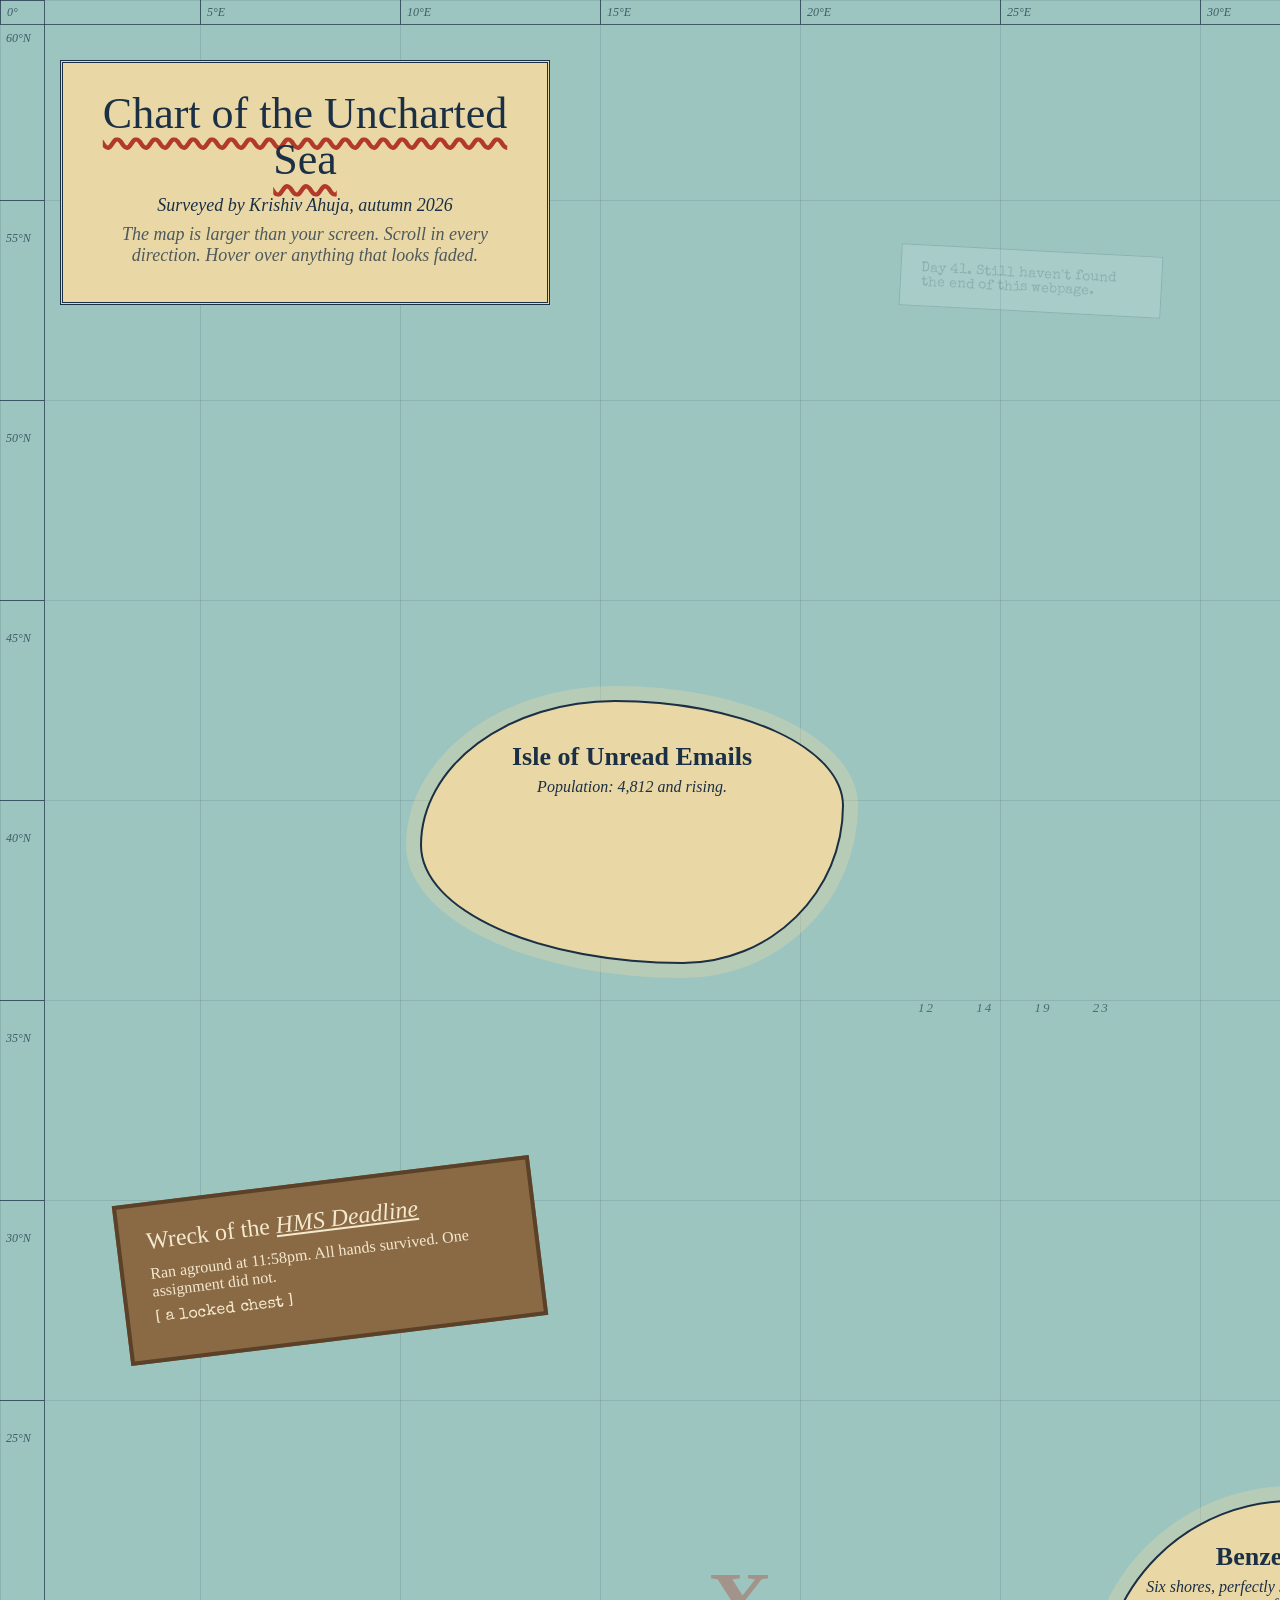
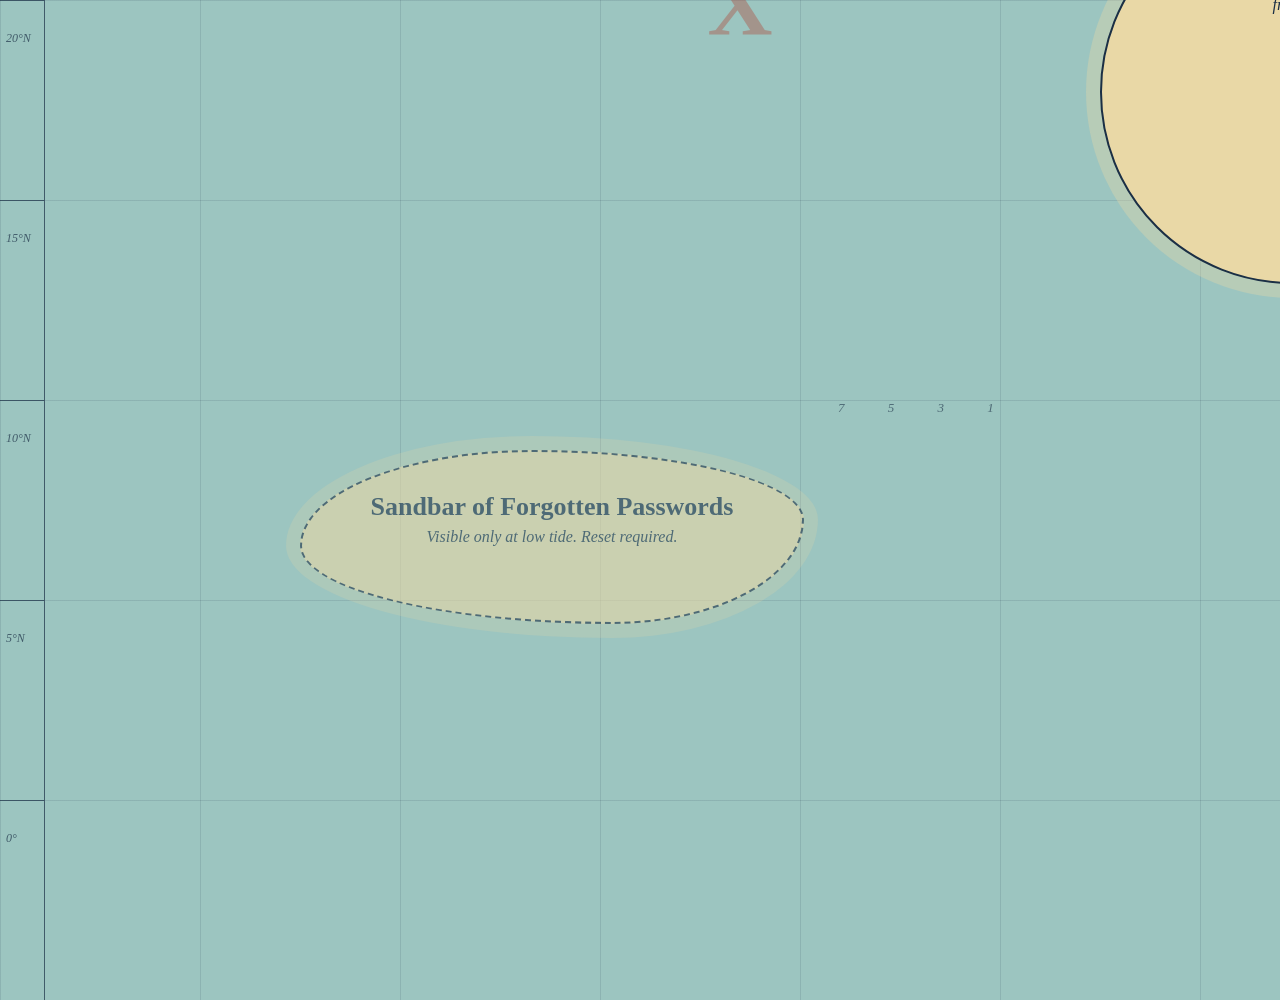
<file: bigwebsite/index.html>
<!DOCTYPE html>
<html lang="en">
<head>
  <meta charset="UTF-8">
  <meta name="viewport" content="width=device-width, initial-scale=1.0">
  <title>Chart of the Uncharted Sea</title>
  <link rel="preconnect" href="https://fonts.googleapis.com">
  <link href="https://fonts.googleapis.com/css2?family=IM+Fell+English:ital@0;1&family=Special+Elite&display=swap" rel="stylesheet">
  <link rel="stylesheet" href="css/style.css">
</head>
<body id="top">

  <!-- Longitude and latitude markings along the edges, like a real chart -->
  <div id="ruler-top">
    <span>0°</span><span>5°E</span><span>10°E</span><span>15°E</span>
    <span>20°E</span><span>25°E</span><span>30°E</span><span>35°E</span>
    <span>40°E</span><span>45°E</span><span>50°E</span><span>55°E</span>
    <span>60°E</span><span>65°E</span><span>70°E</span><span>75°E</span>
  </div>
  <div id="ruler-left">
    <span>60°N</span><span>55°N</span><span>50°N</span><span>45°N</span>
    <span>40°N</span><span>35°N</span><span>30°N</span><span>25°N</span>
    <span>20°N</span><span>15°N</span><span>10°N</span><span>5°N</span>
    <span>0°</span>
  </div>

  <!-- Title block in the top-left corner (styled with an ID) -->
  <div id="cartouche">
    <h1>Chart of the Uncharted Sea</h1>
    <p>Surveyed by Krishiv Ahuja, autumn 2026</p>
    <p class="hint">The map is larger than your screen. Scroll in every direction. Hover over anything that looks faded.</p>
  </div>

  <!-- Compass rose: the required image -->
  <img id="compass" src="images/compass.svg" alt="A compass rose pointing north">

  <!-- Islands (styled with a class) -->
  <div class="island" id="isle-emails">
    <h2>Isle of Unread Emails</h2>
    <p>Population: 4,812 and rising.</p>
  </div>

  <div class="island" id="semicolon-reef">
    <h2>Semicolon Reef</h2>
    <p>Has sunk more code than any storm.</p>
  </div>

  <div class="island" id="benzene-atoll">
    <h2>Benzene Atoll</h2>
    <p>Six shores, perfectly stable. Electrons wander freely.</p>
  </div>

  <div class="island" id="password-sandbar">
    <h2>Sandbar of Forgotten Passwords</h2>
    <p>Visible only at low tide. Reset required.</p>
  </div>

  <!-- Messages in bottles: nearly invisible until you hover -->
  <div class="bottle" id="bottle-1">
    <p>If you found this, you scrolled further than most.</p>
  </div>

  <div class="bottle" id="bottle-2">
    <p>The treasure is buried west of Benzene Atoll. Look for the X.</p>
  </div>

  <div class="bottle" id="bottle-3">
    <p>Day 41. Still haven't found the end of this webpage.</p>
  </div>

  <div class="bottle" id="bottle-4">
    <p>Whoever drew this map forgot to save their work twice.</p>
  </div>

  <!-- Depth soundings scattered across the water (spans) -->
  <p class="soundings" id="soundings-1">
    <span>12</span> <span>14</span> <span>19</span> <span>23</span>
  </p>
  <p class="soundings" id="soundings-2">
    <span>31</span> <span>40</span> <span>58</span>
  </p>
  <p class="soundings" id="soundings-3">
    <span>7</span> <span>5</span> <span>3</span> <span>1</span>
  </p>

  <!-- A warning someone crossed out -->
  <p id="dragons">
    <span class="crossed">Here be dragons</span>
    <span class="correction">Here be one very shy sea serpent</span>
  </p>

  <!-- The serpent itself, hiding far out at sea -->
  <div id="serpent">
    <p>~~~ <span class="eye">o</span> ~~~~ ~~~ ~~</p>
    <p class="whisper">You weren't supposed to find me.</p>
  </div>

  <!-- ===================== NEW LANDMARKS ===================== -->

  <!-- Lighthouse in the top-right corner, with a sweeping beam -->
  <div id="beam"></div>
  <img id="lighthouse" src="images/lighthouse.svg" alt="A striped lighthouse on a rock">
  <p id="keeper-note">Keeper's note: the light is on. Nobody has visited since 2009.</p>

  <!-- A whirlpool that spins when you hover over it -->
  <div id="lagoon">
    <div class="whirlpool"></div>
    <p class="place-name">Infinite Loop Lagoon</p>
    <p class="whisper">while (true) { swim(); }</p>
  </div>

  <!-- A shipwreck with a locked chest -->
  <div id="shipwreck">
    <h2>Wreck of the <span class="ship-name">HMS Deadline</span></h2>
    <p>Ran aground at 11:58pm. All hands survived. One assignment did not.</p>
    <p class="chest">
      <span class="chest-closed">[ a locked chest ]</span>
      <span class="chest-open">Inside: one extension request, never sent.</span>
    </p>
  </div>

  <!-- X marks the spot -->
  <div id="x-marks">
    <p class="x">X</p>
    <p class="treasure">Treasure: 100 points.<br>Redeemable before 11:59pm.</p>
  </div>

  <!-- The deepest part of the sea -->
  <div id="trench">
    <h2>Stack Overflow Trench</h2>
    <p>Depth: unknown. Every question sent down here gets marked as a duplicate.</p>
    <p class="angler">
      <span class="lure">●</span>
      <span class="angler-text">An anglerfish glows in the dark: "Have you tried turning it off and on again?"</span>
    </p>
  </div>

  <!-- The captain's logbook -->
  <div id="logbook">
    <h2>Captain's Log</h2>
    <p><span class="log-day">Day 1.</span> Set sail from index.html. Morale high.</p>
    <p><span class="log-day">Day 3.</span> Lost the stylesheet. Found it in a folder called css.</p>
    <p><span class="log-day">Day 12.</span> Spotted a sea serpent. Pretended I didn't.</p>
    <p><span class="log-day">Day 40.</span> Typed position: absolute so many times I dream in pixels.</p>
    <p class="torn">Day 41. The rest of this page has been torn out.</p>
  </div>

  <!-- Two more bottles -->
  <div class="bottle" id="bottle-5">
    <p>The lighthouse keeper isn't lonely. The keeper is a cat.</p>
  </div>

  <div class="bottle" id="bottle-6">
    <p>Don't swim in the lagoon. Some of us have been circling it for weeks.</p>
  </div>

  <!-- The edge of the map, bottom-right corner -->
  <div id="edge">
    <h2>You've reached the edge of the map.</h2>
    <p>Nothing past here but unstyled whitespace.</p>
    <a href="#top">Sail back to port</a>
  </div>

</body>
</html>
</file>
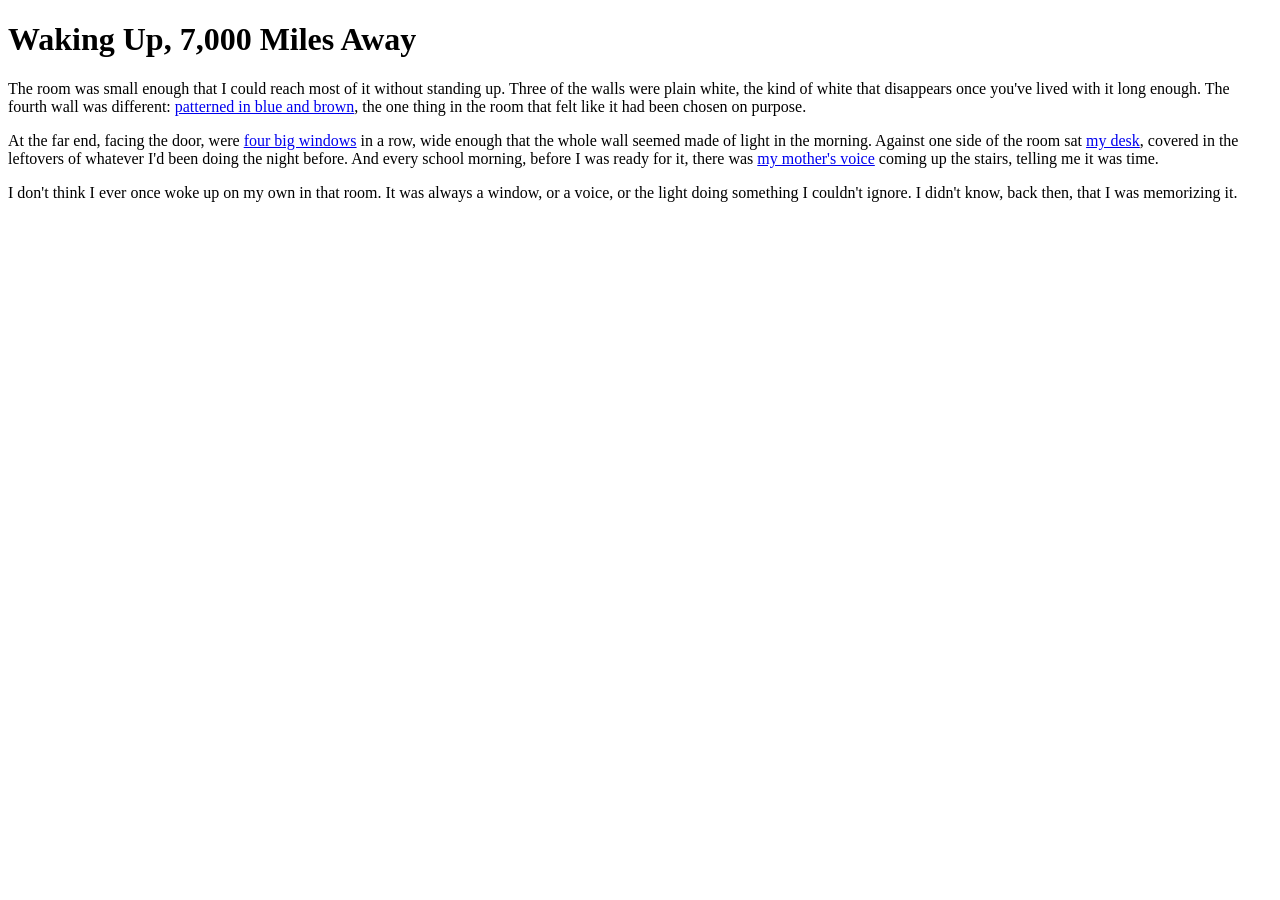
<file: hypertext/index.html>
<!DOCTYPE html>
<html lang="en">
<head>
  <meta charset="UTF-8">
  <title>Waking Up, 7,000 Miles Away</title>
</head>
<body>
  <h1>Waking Up, 7,000 Miles Away</h1>

  <p>The room was small enough that I could reach most of it without standing up. Three of the walls were plain white, the kind of white that disappears once you've lived with it long enough. The fourth wall was different: <a href="wall.html">patterned in blue and brown</a>, the one thing in the room that felt like it had been chosen on purpose.</p>

  <p>At the far end, facing the door, were <a href="windows.html">four big windows</a> in a row, wide enough that the whole wall seemed made of light in the morning. Against one side of the room sat <a href="desk.html">my desk</a>, covered in the leftovers of whatever I'd been doing the night before. And every school morning, before I was ready for it, there was <a href="moms-voice.html">my mother's voice</a> coming up the stairs, telling me it was time.</p>

  <p>I don't think I ever once woke up on my own in that room. It was always a window, or a voice, or the light doing something I couldn't ignore. I didn't know, back then, that I was memorizing it.</p>
</body>
</html>
</file>
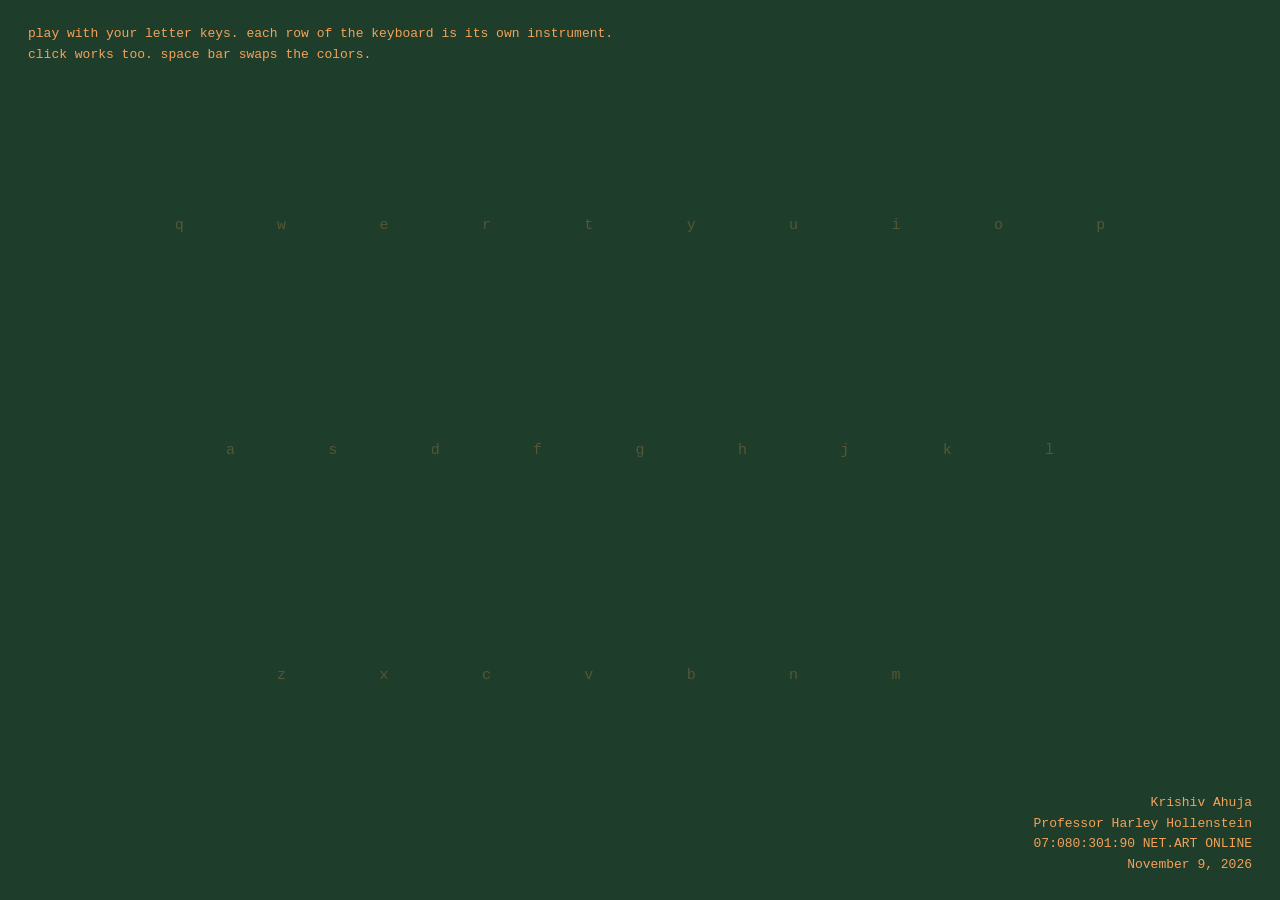
<file: jstest/index.html>
<!DOCTYPE html>
<html lang="en">
<head>
  <meta charset="UTF-8">
  <meta name="viewport" content="width=device-width, initial-scale=1.0">
  <title>keyboard instrument</title>
  <link rel="stylesheet" href="css/style.css">
</head>
<body>
  <p id="hint">
    play with your letter keys. each row of the keyboard is its own instrument.<br>
    click works too. space bar swaps the colors.
  </p>

  <div id="stage"></div>

  <ol id="trail"></ol>

  <footer class="info">
    <p>Krishiv Ahuja</p>
    <p>Professor Harley Hollenstein</p>
    <p>07:080:301:90 NET.ART ONLINE</p>
    <p>November 9, 2026</p>
  </footer>

  <script src="js/script.js"></script>
</body>
</html>
</file>
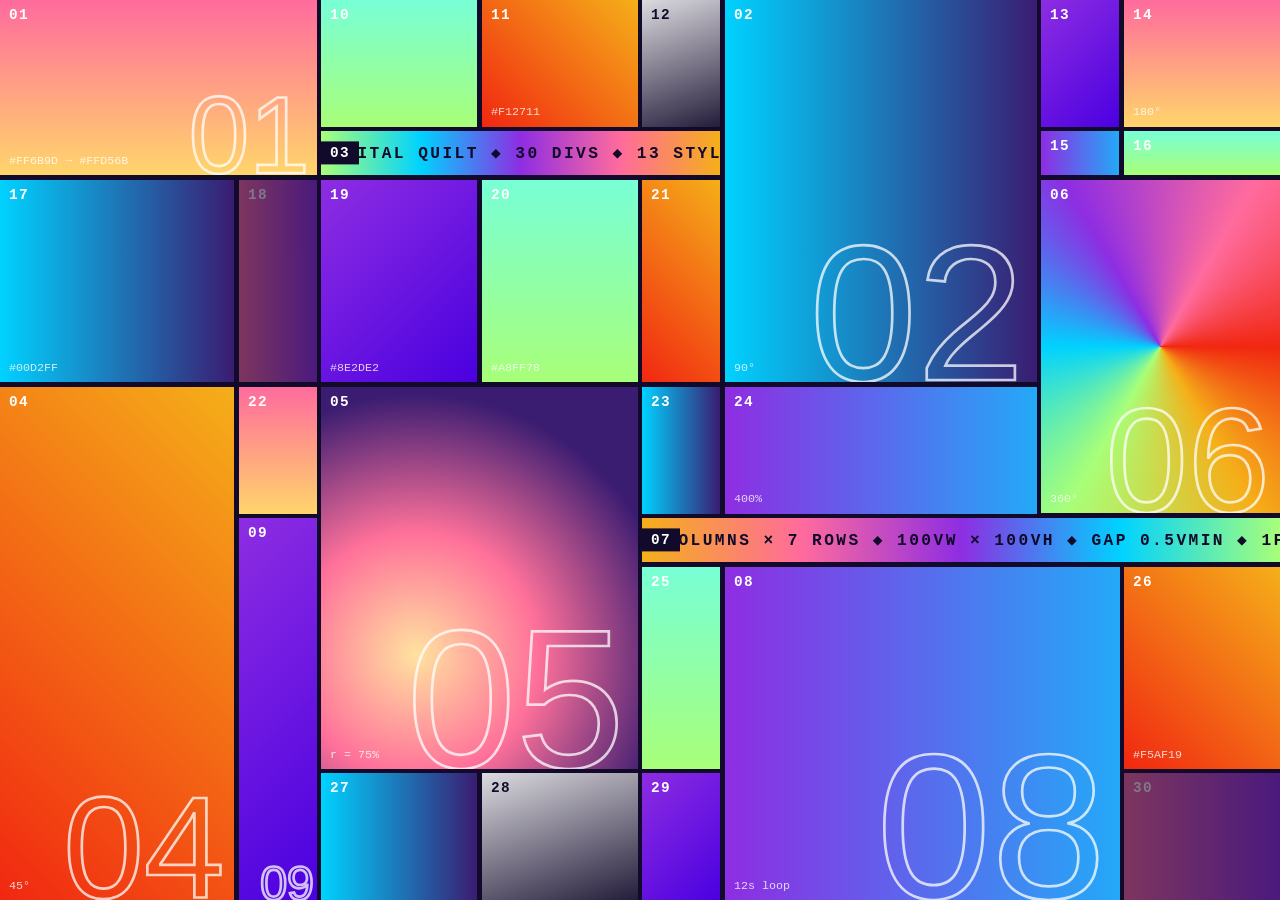
<file: quilt/index.html>
<!DOCTYPE html>
<html lang="en">
<head>
    <meta charset="UTF-8">
    <meta name="viewport" content="width=device-width, initial-scale=1.0">
    <title>Digital Quilt</title>
    <link rel="stylesheet" href="css/style.css">
</head>
<body>
    <div class="quilt">
        <div class="panel sky span-a"><span class="num">01</span><span class="big">01</span><span class="tag">#FF6B9D → #FFD56B</span></div>
        <div class="panel sea span-b"><span class="num">02</span><span class="big">02</span><span class="tag">90°</span></div>
        <div class="panel scan span-c"><span class="num chip">03</span><p class="ticker">DIGITAL QUILT ◆ 30 DIVS ◆ 13 STYLES ◆ CSS GRID ◆ NET.ART 2026 ◆ DIGITAL QUILT ◆ 30 DIVS ◆ 13 STYLES ◆ CSS GRID ◆ NET.ART 2026 ◆</p></div>
        <div class="panel ember span-d"><span class="num">04</span><span class="big">04</span><span class="tag">45°</span></div>
        <div class="panel dusk span-e"><span class="num">05</span><span class="big">05</span><span class="tag">r = 75%</span></div>
        <div class="panel prism span-f"><span class="num">06</span><span class="big">06</span><span class="tag">360°</span></div>
        <div class="panel scan flip span-h"><span class="num chip">07</span><p class="ticker reverse">8 COLUMNS × 7 ROWS ◆ 100VW × 100VH ◆ GAP 0.5VMIN ◆ 1FR 2FR 3FR 4FR ◆ 8 COLUMNS × 7 ROWS ◆ 100VW × 100VH ◆ GAP 0.5VMIN ◆ 1FR 2FR 3FR 4FR ◆</p></div>
        <div class="panel flow span-i"><span class="num">08</span><span class="big">08</span><span class="tag">12s loop</span></div>
        <div class="panel violet span-j"><span class="num">09</span><span class="big">09</span></div>

        <div class="panel mint"><span class="num">10</span></div>
        <div class="panel ember"><span class="num">11</span><span class="tag">#F12711</span></div>
        <div class="panel glass"><span class="num">12</span><span class="tag">α 0.85</span></div>
        <div class="panel violet"><span class="num">13</span></div>
        <div class="panel sky"><span class="num">14</span><span class="tag">180°</span></div>

        <div class="panel flow"><span class="num">15</span></div>
        <div class="panel mint"><span class="num">16</span></div>

        <div class="panel sea"><span class="num">17</span><span class="tag">#00D2FF</span></div>
        <div class="panel fade"><span class="num">18</span></div>
        <div class="panel violet"><span class="num">19</span><span class="tag">#8E2DE2</span></div>
        <div class="panel mint"><span class="num">20</span><span class="tag">#A8FF78</span></div>
        <div class="panel ember"><span class="num">21</span></div>

        <div class="panel sky"><span class="num">22</span></div>
        <div class="panel sea"><span class="num">23</span></div>
        <div class="panel flow"><span class="num">24</span><span class="tag">400%</span></div>

        <div class="panel mint"><span class="num">25</span></div>
        <div class="panel ember"><span class="num">26</span><span class="tag">#F5AF19</span></div>

        <div class="panel sea"><span class="num">27</span></div>
        <div class="panel glass"><span class="num">28</span></div>
        <div class="panel violet"><span class="num">29</span><span class="tag">#4A00E0</span></div>
        <div class="panel fade"><span class="num">30</span></div>
    </div>
</body>
</html>
</file>
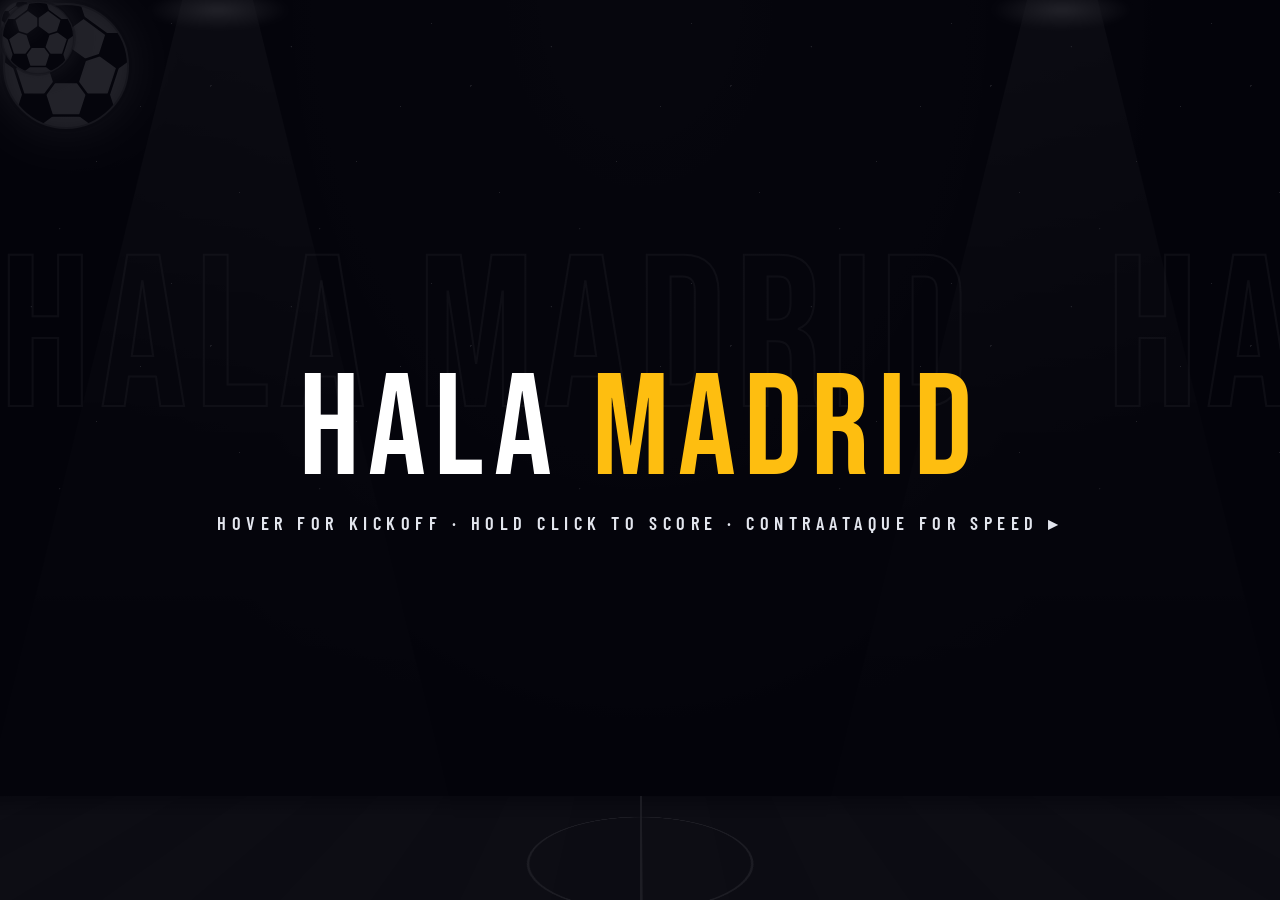
<file: screensaver/index.html>
<!DOCTYPE html>
<html lang="en">
<head>
<meta charset="UTF-8">
<meta name="viewport" content="width=device-width, initial-scale=1.0">
<title>Hala Madrid Screensaver</title>
<link rel="preconnect" href="https://fonts.googleapis.com">
<link rel="preconnect" href="https://fonts.gstatic.com" crossorigin>
<link href="https://fonts.googleapis.com/css2?family=Bebas+Neue&family=Barlow+Condensed:wght@500;600&display=swap" rel="stylesheet">
<link rel="stylesheet" href="style.css">
</head>
<body>
<svg width="0" height="0" style="position:absolute" aria-hidden="true">
  <defs>
    <clipPath id="ball-clip"><circle r="47"/></clipPath>
    <symbol id="football" viewBox="-50 -50 100 100">
      <circle r="47" fill="#fff"/>
      <g clip-path="url(#ball-clip)" fill="#14121f" stroke="#14121f" stroke-width="2" stroke-linejoin="round">
        <polygon points="0,-15 14.3,-4.6 8.8,12.1 -8.8,12.1 -14.3,-4.6"/>
        <polygon points="0,-27 -13.3,-36.7 -8.2,-52.3 8.2,-52.3 13.3,-36.7"/>
        <polygon points="25.7,-8.3 30.8,-24 47.2,-24 52.3,-8.3 39,1.3"/>
        <polygon points="15.9,21.8 32.3,21.8 37.4,37.5 24.1,47.2 10.8,37.5"/>
        <polygon points="-15.9,21.8 -10.8,37.5 -24.1,47.2 -37.4,37.5 -32.3,21.8"/>
        <polygon points="-25.7,-8.3 -39,1.3 -52.3,-8.3 -47.2,-24 -30.8,-24"/>
        <path fill="none" d="M0 -15V-27M14.3 -4.6L25.7 -8.3M8.8 12.1L15.9 21.8M-8.8 12.1L-15.9 21.8M-14.3 -4.6L-25.7 -8.3M13.3 -36.7L30.8 -24M39 1.3L32.3 21.8M10.8 37.5H-10.8M-32.3 21.8L-39 1.3M-30.8 -24L-13.3 -36.7"/>
      </g>
      <circle r="47" fill="none" stroke="#c9c6d6" stroke-width="1.5"/>
    </symbol>
  </defs>
</svg>

<main class="screen">
  <input type="radio" name="kit" id="home" checked>
  <input type="radio" name="kit" id="away">
  <input type="radio" name="kit" id="noche">
  <button class="turbo" type="button">CONTRAATAQUE</button>

  <div class="stage">
    <div class="stars"></div>
    <div class="chant"><span>HALA MADRID</span><span>HALA MADRID</span><span>HALA MADRID</span><span>HALA MADRID</span></div>
    <div class="pitch"></div>
    <div class="speedlines"></div>
    <div class="beam left"></div>
    <div class="beam right"></div>
    <div class="lamp left"></div>
    <div class="lamp right"></div>
    <div class="orbs">
      <div class="x"><div class="y"><div class="ball"><svg><use href="#football"/></svg></div></div></div>
      <div class="x"><div class="y"><div class="ball"><svg><use href="#football"/></svg></div></div></div>
      <div class="x"><div class="y"><div class="ball"><svg><use href="#football"/></svg></div></div></div>
      <div class="x"><div class="y"><div class="ball"><svg><use href="#football"/></svg></div></div></div>
      <div class="x"><div class="y"><div class="ball"><svg><use href="#football"/></svg></div></div></div>
    </div>
  </div>

  <p class="goal">GOOOL!</p>

  <div class="idle">
    <h1>HALA <span>MADRID</span></h1>
    <p>Hover for kickoff &middot; hold click to score &middot; contraataque for speed</p>
  </div>

  <nav class="controls">
    <label for="home">HOME</label>
    <label for="away">AWAY</label>
    <label for="noche">NOCHE</label>
  </nav>
</main>
</body>
</html>
</file>
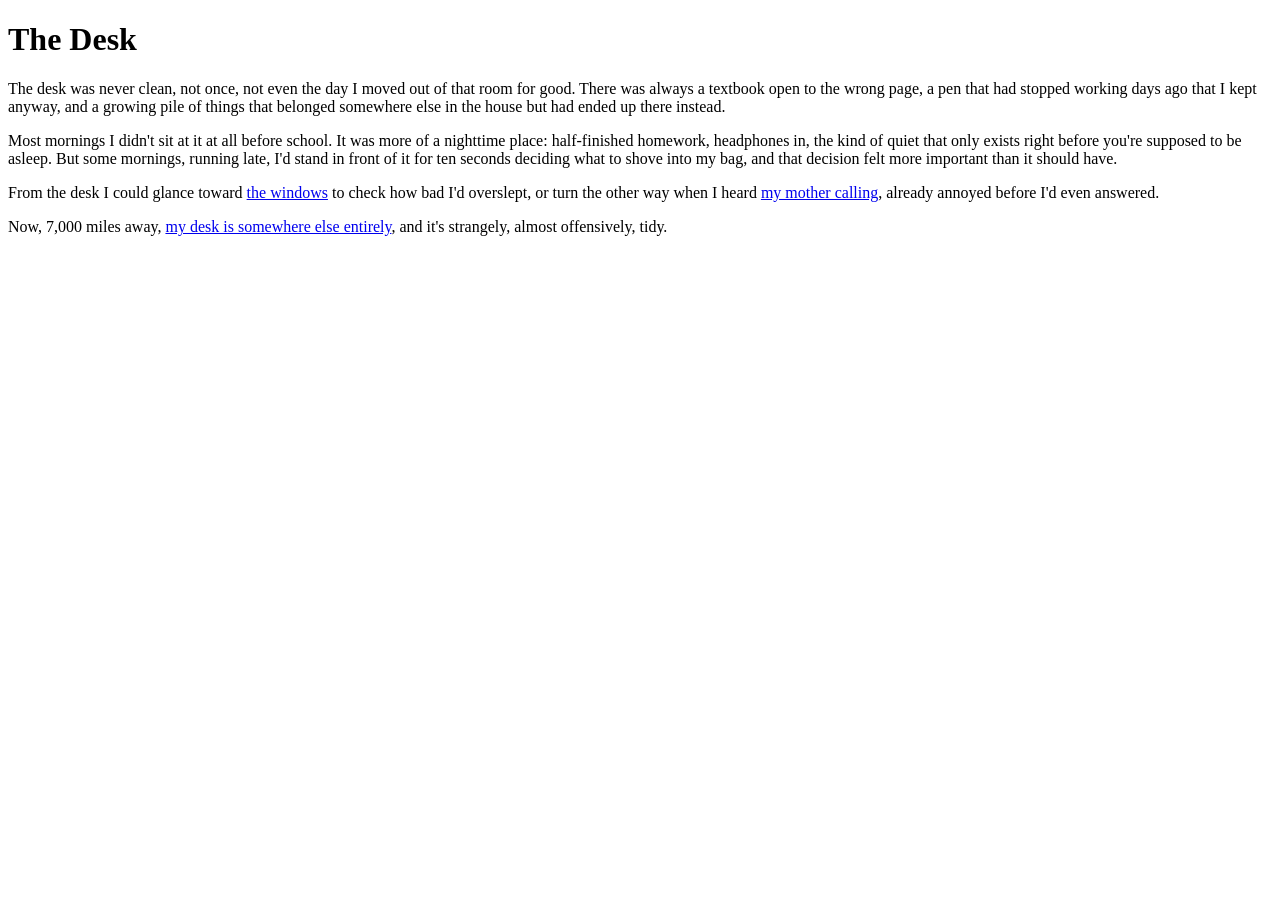
<file: hypertext/desk.html>
<!DOCTYPE html>
<html lang="en">
<head>
  <meta charset="UTF-8">
  <title>The Desk</title>
</head>
<body>
  <h1>The Desk</h1>

  <p>The desk was never clean, not once, not even the day I moved out of that room for good. There was always a textbook open to the wrong page, a pen that had stopped working days ago that I kept anyway, and a growing pile of things that belonged somewhere else in the house but had ended up there instead.</p>

  <p>Most mornings I didn't sit at it at all before school. It was more of a nighttime place: half-finished homework, headphones in, the kind of quiet that only exists right before you're supposed to be asleep. But some mornings, running late, I'd stand in front of it for ten seconds deciding what to shove into my bag, and that decision felt more important than it should have.</p>

  <p>From the desk I could glance toward <a href="windows.html">the windows</a> to check how bad I'd overslept, or turn the other way when I heard <a href="moms-voice.html">my mother calling</a>, already annoyed before I'd even answered.</p>

  <p>Now, 7,000 miles away, <a href="now.html">my desk is somewhere else entirely</a>, and it's strangely, almost offensively, tidy.</p>
</body>
</html>
</file>
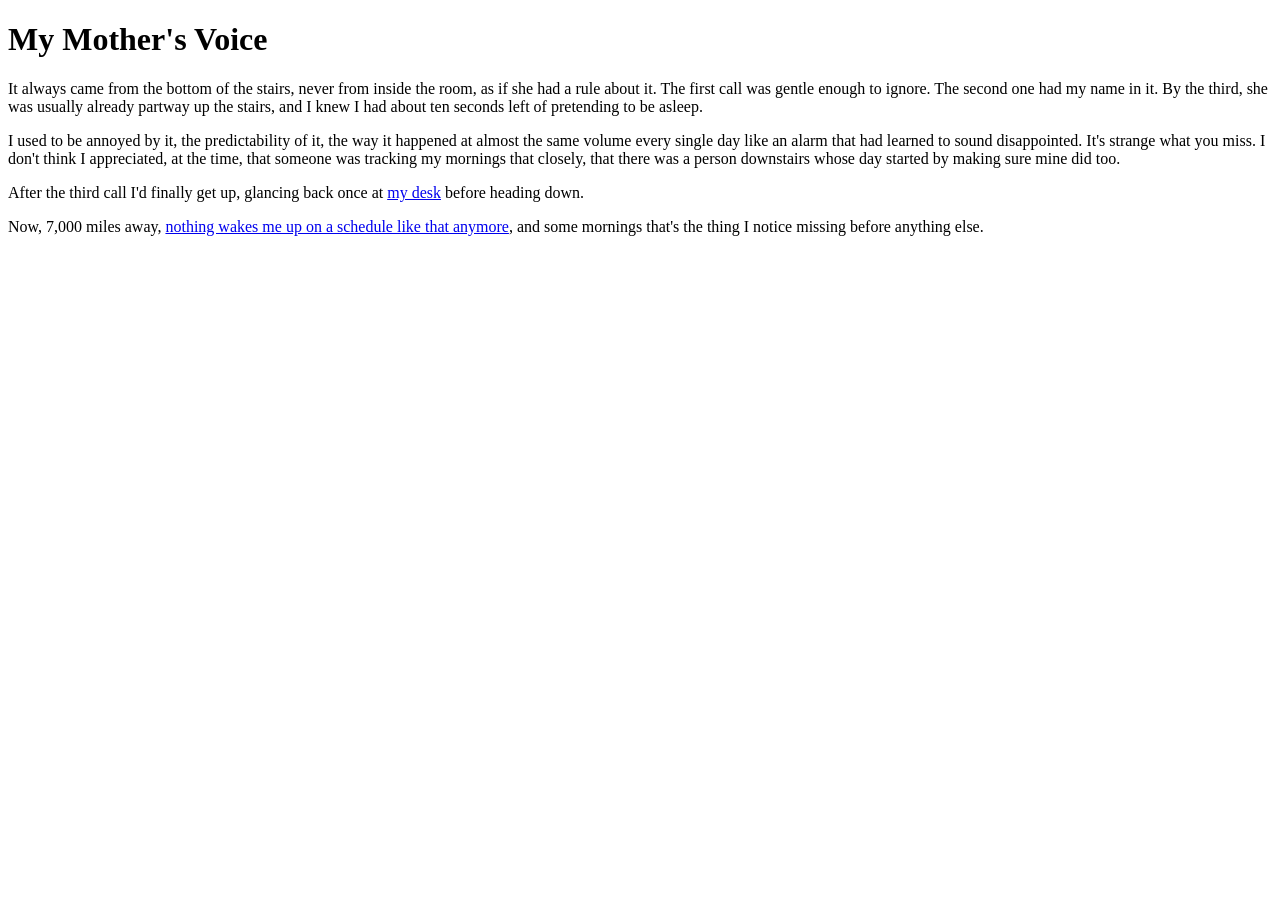
<file: hypertext/moms-voice.html>
<!DOCTYPE html>
<html lang="en">
<head>
  <meta charset="UTF-8">
  <title>My Mother's Voice</title>
</head>
<body>
  <h1>My Mother's Voice</h1>

  <p>It always came from the bottom of the stairs, never from inside the room, as if she had a rule about it. The first call was gentle enough to ignore. The second one had my name in it. By the third, she was usually already partway up the stairs, and I knew I had about ten seconds left of pretending to be asleep.</p>

  <p>I used to be annoyed by it, the predictability of it, the way it happened at almost the same volume every single day like an alarm that had learned to sound disappointed. It's strange what you miss. I don't think I appreciated, at the time, that someone was tracking my mornings that closely, that there was a person downstairs whose day started by making sure mine did too.</p>

  <p>After the third call I'd finally get up, glancing back once at <a href="desk.html">my desk</a> before heading down.</p>

  <p>Now, 7,000 miles away, <a href="now.html">nothing wakes me up on a schedule like that anymore</a>, and some mornings that's the thing I notice missing before anything else.</p>
</body>
</html>
</file>
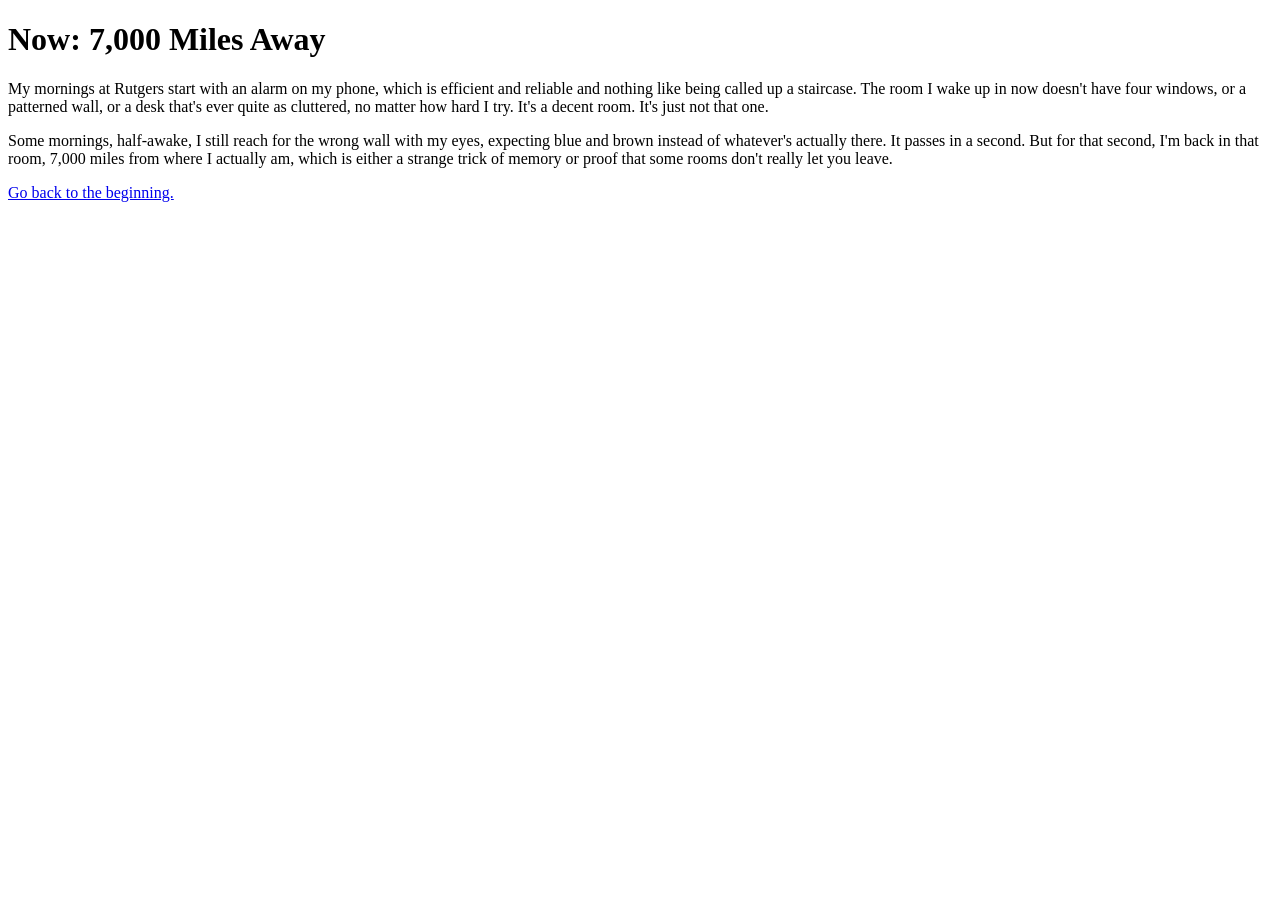
<file: hypertext/now.html>
<!DOCTYPE html>
<html lang="en">
<head>
  <meta charset="UTF-8">
  <title>Now: 7,000 Miles Away</title>
</head>
<body>
  <h1>Now: 7,000 Miles Away</h1>

  <p>My mornings at Rutgers start with an alarm on my phone, which is efficient and reliable and nothing like being called up a staircase. The room I wake up in now doesn't have four windows, or a patterned wall, or a desk that's ever quite as cluttered, no matter how hard I try. It's a decent room. It's just not that one.</p>

  <p>Some mornings, half-awake, I still reach for the wrong wall with my eyes, expecting blue and brown instead of whatever's actually there. It passes in a second. But for that second, I'm back in that room, 7,000 miles from where I actually am, which is either a strange trick of memory or proof that some rooms don't really let you leave.</p>

  <p><a href="index.html">Go back to the beginning.</a></p>
</body>
</html>
</file>
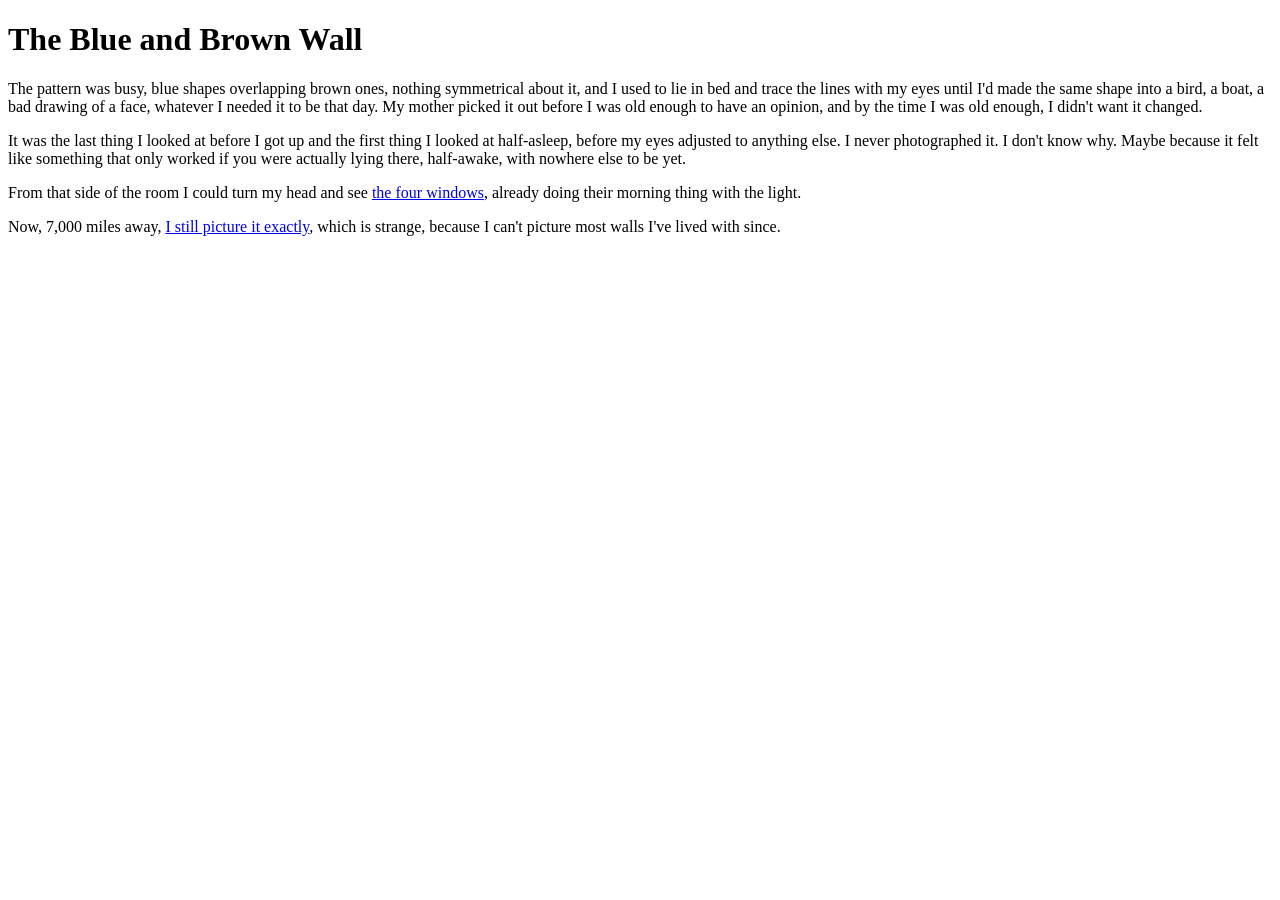
<file: hypertext/wall.html>
<!DOCTYPE html>
<html lang="en">
<head>
  <meta charset="UTF-8">
  <title>The Blue and Brown Wall</title>
</head>
<body>
  <h1>The Blue and Brown Wall</h1>

  <p>The pattern was busy, blue shapes overlapping brown ones, nothing symmetrical about it, and I used to lie in bed and trace the lines with my eyes until I'd made the same shape into a bird, a boat, a bad drawing of a face, whatever I needed it to be that day. My mother picked it out before I was old enough to have an opinion, and by the time I was old enough, I didn't want it changed.</p>

  <p>It was the last thing I looked at before I got up and the first thing I looked at half-asleep, before my eyes adjusted to anything else. I never photographed it. I don't know why. Maybe because it felt like something that only worked if you were actually lying there, half-awake, with nowhere else to be yet.</p>

  <p>From that side of the room I could turn my head and see <a href="windows.html">the four windows</a>, already doing their morning thing with the light.</p>

  <p>Now, 7,000 miles away, <a href="now.html">I still picture it exactly</a>, which is strange, because I can't picture most walls I've lived with since.</p>
</body>
</html>
</file>
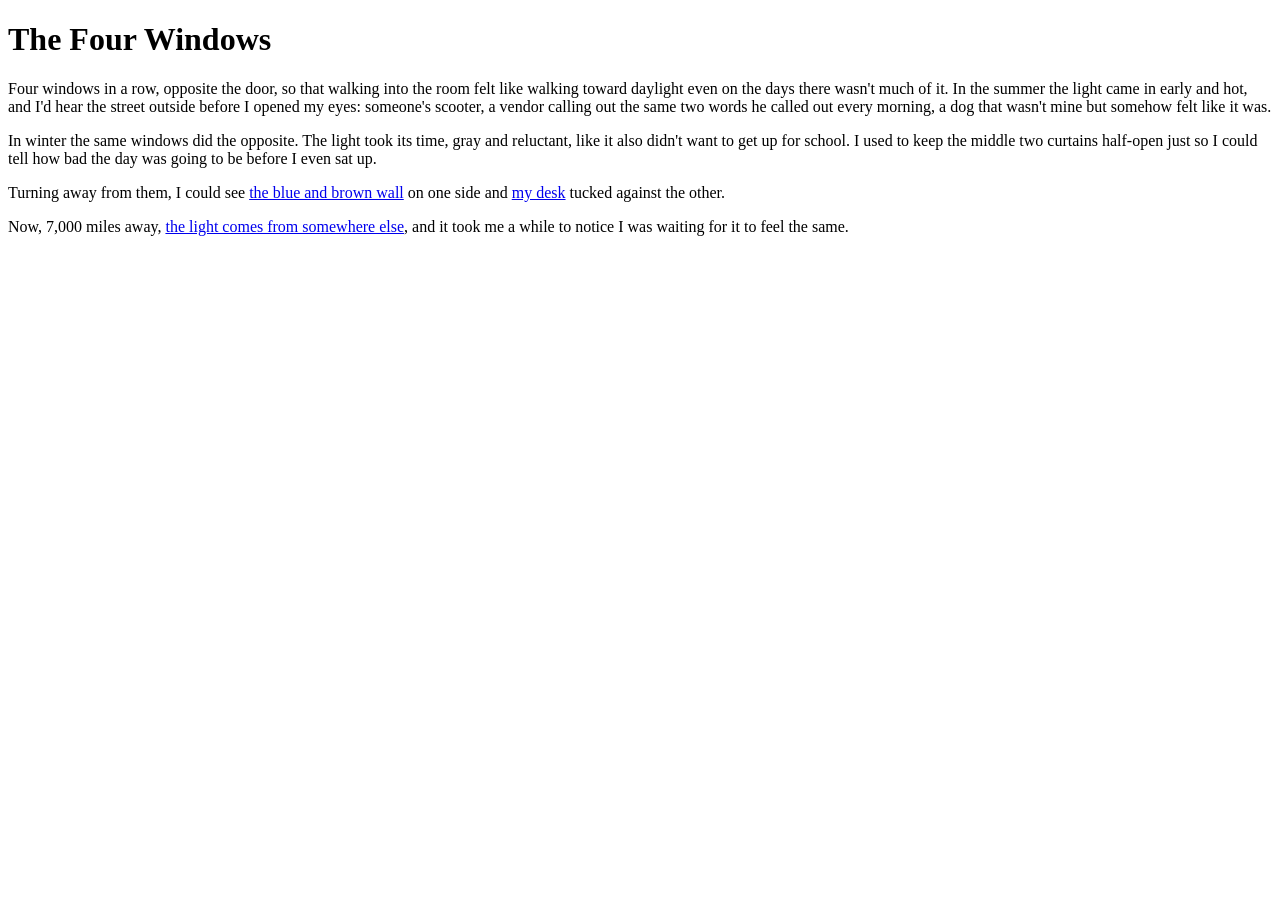
<file: hypertext/windows.html>
<!DOCTYPE html>
<html lang="en">
<head>
  <meta charset="UTF-8">
  <title>The Four Windows</title>
</head>
<body>
  <h1>The Four Windows</h1>

  <p>Four windows in a row, opposite the door, so that walking into the room felt like walking toward daylight even on the days there wasn't much of it. In the summer the light came in early and hot, and I'd hear the street outside before I opened my eyes: someone's scooter, a vendor calling out the same two words he called out every morning, a dog that wasn't mine but somehow felt like it was.</p>

  <p>In winter the same windows did the opposite. The light took its time, gray and reluctant, like it also didn't want to get up for school. I used to keep the middle two curtains half-open just so I could tell how bad the day was going to be before I even sat up.</p>

  <p>Turning away from them, I could see <a href="wall.html">the blue and brown wall</a> on one side and <a href="desk.html">my desk</a> tucked against the other.</p>

  <p>Now, 7,000 miles away, <a href="now.html">the light comes from somewhere else</a>, and it took me a while to notice I was waiting for it to feel the same.</p>
</body>
</html>
</file>
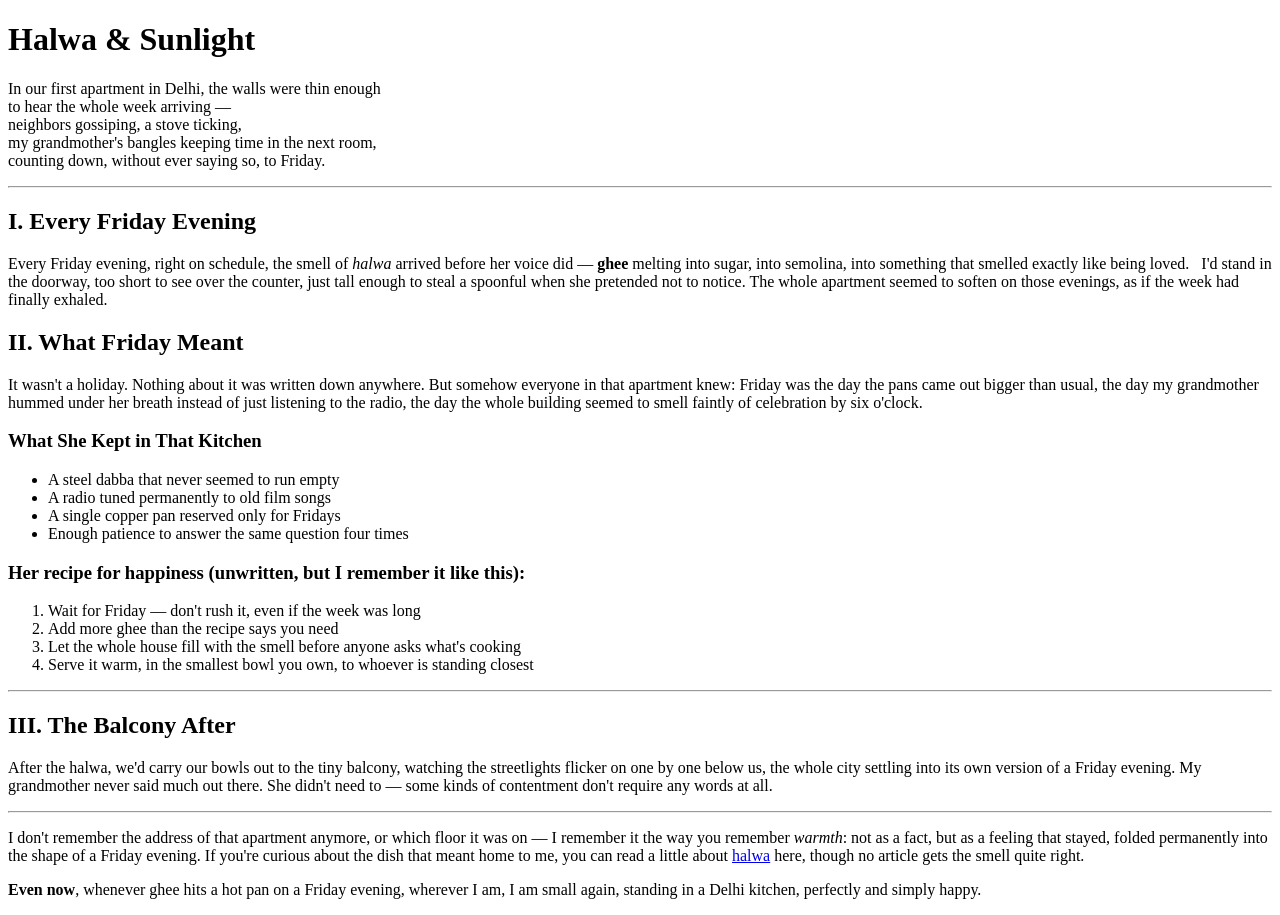
<file: poem/poem.html>
<!DOCTYPE html>
<html lang="en">
<head>
    <meta charset="UTF-8">
    <title>Halwa &amp; Sunlight</title>
    <meta name="viewport" content="width=device-width,initial-scale=1">
</head>
<body>

    <h1>Halwa &amp; Sunlight</h1>

    <p>In our first apartment in Delhi, the walls were thin enough<br>
    to hear the whole week arriving —<br>
    neighbors gossiping, a stove ticking,<br>
    my grandmother's bangles keeping time in the next room,<br>
    counting down, without ever saying so, to Friday.</p>

    <hr>

    <h2>I. Every Friday Evening</h2>
    <p>Every Friday evening, right on schedule, the smell of <em>halwa</em> arrived before her voice did —
    <strong>ghee</strong> melting into sugar, into semolina, into something that smelled exactly like being loved.&nbsp;&nbsp;
    I'd stand in the doorway, too short to see over the counter, just tall enough to steal a spoonful
    when she pretended not to notice. The whole apartment seemed to soften on those evenings,
    as if the week had finally exhaled.</p>

    <h2>II. What Friday Meant</h2>
    <p>It wasn't a holiday. Nothing about it was written down anywhere.
    But somehow everyone in that apartment knew: Friday was the day
    the pans came out bigger than usual, the day my grandmother hummed
    under her breath instead of just listening to the radio, the day
    the whole building seemed to smell faintly of celebration by six o'clock.</p>

    <h3>What She Kept in That Kitchen</h3>
    <ul>
        <li>A steel dabba that never seemed to run empty</li>
        <li>A radio tuned permanently to old film songs</li>
        <li>A single copper pan reserved only for Fridays</li>
        <li>Enough patience to answer the same question four times</li>
    </ul>

    <h3>Her recipe for happiness (unwritten, but I remember it like this):</h3>
    <ol>
        <li>Wait for Friday — don't rush it, even if the week was long</li>
        <li>Add more ghee than the recipe says you need</li>
        <li>Let the whole house fill with the smell before anyone asks what's cooking</li>
        <li>Serve it warm, in the smallest bowl you own, to whoever is standing closest</li>
    </ol>

    <hr>

    <h2>III. The Balcony After</h2>
    <p>After the halwa, we'd carry our bowls out to the tiny balcony,
    watching the streetlights flicker on one by one below us,
    the whole city settling into its own version of a Friday evening.
    My grandmother never said much out there. She didn't need to —
    some kinds of contentment don't require any words at all.</p>

    <hr>

    <p>I don't remember the address of that apartment anymore, or which floor it was on —
    I remember it the way you remember <i>warmth</i>: not as a fact, but as a feeling that stayed,
    folded permanently into the shape of a Friday evening.
    If you're curious about the dish that meant home to me, you can read a little about
    <a href="https://en.wikipedia.org/wiki/Halwa" target="_blank">halwa</a> here,
    though no article gets the smell quite right.</p>

    <p><b>Even now</b>, whenever ghee hits a hot pan on a Friday evening, wherever I am,
    I am small again, standing in a Delhi kitchen, perfectly and simply happy.</p>

</body>
</html>
</file>
<file: bigwebsite/css/style.css>
/* =========================================================
   Chart of the Uncharted Sea - style.css
   Palette:
     sea      #9cc5c0   (shallow water)
     deep     #5d8fa0   (deep water)
     ink      #1b2f45   (chart ink)
     sand     #e9d8a6   (land)
     buoy     #b23a2b   (warnings / accents)
   ========================================================= */

/* ---------- The giant sheet of paper ---------- */
body {
  margin: 0;
  min-width: 3200px;          /* WAY too wide */
  min-height: 2600px;         /* WAY too tall */
  position: relative;
  overflow: auto;
  background-color: #9cc5c0;
  /* faint latitude/longitude grid */
  background-image:
    linear-gradient(rgba(27, 47, 69, 0.12) 1px, transparent 1px),
    linear-gradient(90deg, rgba(27, 47, 69, 0.12) 1px, transparent 1px);
  background-size: 200px 200px;
  font-family: "IM Fell English", Georgia, "Times New Roman", serif;
  color: #1b2f45;
}

/* ---------- Title block (ID) ---------- */
#cartouche {
  position: absolute;
  top: 60px;
  left: 60px;
  width: 420px;
  padding: 28px 32px;
  background-color: #e9d8a6;
  border: 3px double #1b2f45;
  text-align: center;
}

#cartouche h1 {
  margin: 0 0 12px 0;
  font-size: 44px;
  font-weight: normal;
  line-height: 1.05;
  text-decoration: underline;
  text-decoration-style: wavy;
  text-decoration-color: #b23a2b;
  text-underline-offset: 10px;
}

#cartouche p {
  margin: 8px 0;
  font-size: 18px;
  font-style: italic;
}

.hint {
  font-size: 15px;
  opacity: 0.75;
}

/* ---------- Compass rose (image) ---------- */
#compass {
  position: absolute;
  top: 420px;
  left: 1500px;
  width: 260px;
  height: 260px;
  opacity: 0.85;
  z-index: 1;
}

/* ---------- Islands (class) ---------- */
.island {
  position: absolute;
  padding: 40px;
  background-color: #e9d8a6;
  border: 2px solid #1b2f45;
  border-radius: 46% 54% 38% 62% / 55% 40% 60% 45%;  /* lumpy coastline */
  box-shadow: 0 0 0 14px rgba(233, 216, 166, 0.35);   /* shallow water ring */
  text-align: center;
  z-index: 2;
}

.island h2 {
  margin: 0 0 6px 0;
  font-size: 26px;
  font-weight: bold;
}

.island p {
  margin: 0;
  font-size: 16px;
  font-style: italic;
}

#isle-emails      { top: 700px;  left: 420px;  width: 340px; height: 180px; }
#semicolon-reef   { top: 300px;  left: 2300px; width: 260px; height: 140px; }
#benzene-atoll    { top: 1500px; left: 1100px; width: 300px; height: 300px;
                    border-radius: 50%; }
#password-sandbar { top: 2050px; left: 300px;  width: 420px; height: 90px;
                    border-style: dashed; opacity: 0.6; }

/* ---------- Messages in bottles (class) ---------- */
.bottle {
  position: absolute;
  width: 220px;
  padding: 16px 20px;
  background-color: #ffffff;
  border: 1px solid #1b2f45;
  font-family: "Special Elite", "Courier New", monospace;
  font-size: 14px;
  opacity: 0.12;               /* almost invisible... */
  transform: rotate(-4deg);
  transition: opacity 0.4s;
  z-index: 3;
}

.bottle:hover {
  opacity: 1;                  /* ...until you find it */
}

.bottle p { margin: 0; }

#bottle-1 { top: 1100px; left: 2000px; }
#bottle-2 { top: 1900px; left: 2500px; transform: rotate(6deg); }
#bottle-3 { top: 250px;  left: 900px;  transform: rotate(3deg); }
#bottle-4 { top: 2350px; left: 1500px; }

/* ---------- Depth soundings (spans) ---------- */
.soundings {
  position: absolute;
  margin: 0;
  font-size: 13px;
  font-style: italic;
  letter-spacing: 2px;
}

.soundings span {
  display: inline-block;
  margin: 0 18px;
  color: #1b2f45;
  opacity: 0.6;
}

#soundings-1 { top: 1000px; left: 900px; }
#soundings-2 { top: 1350px; left: 2600px; }
#soundings-3 { top: 2000px; left: 820px; }

/* ---------- The crossed-out warning ---------- */
#dragons {
  position: absolute;
  top: 820px;
  left: 2700px;
  width: 300px;
  font-size: 24px;
  text-align: right;
}

.crossed {
  display: block;
  color: #1b2f45;
  text-decoration: line-through;
  text-decoration-color: #b23a2b;
  text-decoration-thickness: 3px;
}

.correction {
  display: block;
  margin-top: 6px;
  font-size: 18px;
  font-style: italic;
  color: #b23a2b;
}

/* ---------- The sea serpent (ID) ---------- */
#serpent {
  position: absolute;
  top: 2280px;
  left: 2050px;
  font-size: 30px;
  font-weight: bold;
  color: #5d8fa0;
}

#serpent p { margin: 0; }

.eye { color: #b23a2b; }

.whisper {
  font-size: 13px;
  font-weight: normal;
  font-style: italic;
  color: #1b2f45;
  opacity: 0;
  transition: opacity 0.4s;
}

#serpent:hover .whisper { opacity: 1; }

/* ---------- The edge of the map (ID) ---------- */
#edge {
  position: absolute;
  bottom: 60px;
  right: 60px;
  width: 360px;
  padding: 24px;
  background-color: #1b2f45;
  border: 2px solid #e9d8a6;
  color: #e9d8a6;
  text-align: left;
}

#edge h2 {
  margin: 0 0 10px 0;
  font-size: 24px;
  font-weight: normal;
}

#edge p {
  margin: 0 0 14px 0;
  font-style: italic;
}

#edge a {
  color: #e9d8a6;
  text-decoration: underline;
  text-underline-offset: 4px;
}

#edge a:hover,
#edge a:focus {
  color: #ffffff;
  text-decoration: none;
}

/* =========================================================
   NEW LANDMARKS
   ========================================================= */

/* ---------- Chart rulers along the edges ---------- */
#ruler-top {
  position: absolute;
  top: 0;
  left: 0;
  width: 3200px;
  height: 24px;
  display: flex;
  border-bottom: 1px solid #1b2f45;
  font-size: 12px;
  font-style: italic;
  opacity: 0.7;
}

#ruler-top span {
  width: 200px;
  padding: 5px 0 0 6px;
  border-left: 1px solid #1b2f45;
}

#ruler-left {
  position: absolute;
  top: 0;
  left: 0;
  width: 44px;
  display: flex;
  flex-direction: column;
  border-right: 1px solid #1b2f45;
  font-size: 12px;
  font-style: italic;
  opacity: 0.7;
}

#ruler-left span {
  height: 200px;
  padding: 30px 0 0 6px;
  border-top: 1px solid #1b2f45;
  box-sizing: border-box;
}

/* ---------- Lighthouse + sweeping beam ---------- */
#lighthouse {
  position: absolute;
  top: 100px;
  left: 2980px;
  width: 120px;
  height: 240px;
  z-index: 2;
}

#beam {
  position: absolute;
  top: 90px;            /* lamp sits at 150px; beam is 120px tall */
  left: 3040px;
  width: 560px;
  height: 120px;
  background: linear-gradient(to right, rgba(255, 244, 194, 0.85), rgba(255, 244, 194, 0));
  clip-path: polygon(0 50%, 100% 0, 100% 100%);
  transform-origin: 0 50%;
  transform: rotate(180deg);
  animation: sweep 7s ease-in-out infinite alternate;
  z-index: 1;
}

@keyframes sweep {
  from { transform: rotate(150deg); }
  to   { transform: rotate(215deg); }
}

#keeper-note {
  position: absolute;
  top: 360px;
  left: 2900px;
  width: 260px;
  margin: 0;
  font-size: 15px;
  font-style: italic;
  text-align: center;
}

/* ---------- Infinite Loop Lagoon ---------- */
#lagoon {
  position: absolute;
  top: 740px;
  left: 1820px;
  width: 220px;
  text-align: center;
}

.whirlpool {
  width: 220px;
  height: 220px;
  border-radius: 50%;
  border: 2px solid #1b2f45;
  background: repeating-radial-gradient(circle,
              #5d8fa0 0 10px, #9cc5c0 10px 22px);
  transition: transform 3s ease-in-out;
}

#lagoon:hover .whirlpool {
  transform: rotate(720deg) scale(0.92);
}

.place-name {
  margin: 10px 0 0 0;
  font-size: 20px;
  font-weight: bold;
}

#lagoon:hover .whisper { opacity: 1; }

/* ---------- Shipwreck ---------- */
#shipwreck {
  position: absolute;
  top: 1180px;
  left: 120px;
  width: 360px;
  padding: 22px 26px;
  background-color: #8a6a45;          /* weathered wood */
  border: 4px solid #5a4128;
  color: #f4e9cf;
  transform: rotate(-7deg);
  z-index: 2;
}

#shipwreck h2 {
  margin: 0 0 10px 0;
  font-size: 24px;
  font-weight: normal;
}

.ship-name {
  font-style: italic;
  text-decoration: underline;
}

#shipwreck p {
  margin: 0 0 10px 0;
  font-size: 16px;
}

.chest {
  font-family: "Special Elite", "Courier New", monospace;
  cursor: pointer;
}

.chest-open {
  display: none;
  color: #ffe08a;
}

.chest:hover .chest-closed { display: none; }
.chest:hover .chest-open   { display: inline; }

/* ---------- X marks the spot ---------- */
#x-marks {
  position: absolute;
  top: 1560px;
  left: 620px;
  width: 240px;
  text-align: center;
}

.x {
  margin: 0;
  font-size: 90px;
  font-weight: bold;
  color: #b23a2b;
  opacity: 0.35;
  line-height: 1;
  transition: opacity 0.4s;
}

.treasure {
  margin: 8px 0 0 0;
  padding: 10px;
  background-color: #ffe08a;
  border: 2px dashed #1b2f45;
  font-size: 17px;
  font-weight: bold;
  opacity: 0;
  transition: opacity 0.4s;
}

#x-marks:hover .x        { opacity: 1; }
#x-marks:hover .treasure { opacity: 1; }

/* ---------- Stack Overflow Trench ---------- */
#trench {
  position: absolute;
  top: 1560px;
  left: 1620px;
  width: 600px;
  height: 400px;
  padding: 40px;
  border: 2px dashed #1b2f45;
  border-radius: 40% 60% 55% 45% / 50% 45% 55% 50%;
  background: radial-gradient(ellipse at center, #1b2f45 0%, #2f5466 45%, #5d8fa0 100%);
  color: #cfe3e0;
  text-align: center;
  z-index: 1;
}

#trench h2 {
  margin: 60px 0 10px 0;
  font-size: 30px;
  font-weight: normal;
  font-style: italic;
}

#trench p {
  width: 380px;
  margin: 0 auto;
  font-size: 16px;
}

.angler {
  margin-top: 50px !important;
}

.lure {
  color: #fff4c2;
  font-size: 22px;
  text-shadow: 0 0 12px #fff4c2;
}

.angler-text {
  display: block;
  margin-top: 8px;
  font-style: italic;
  opacity: 0;
  transition: opacity 0.4s;
}

.angler:hover .angler-text { opacity: 1; }

/* ---------- Captain's log ---------- */
#logbook {
  position: absolute;
  top: 1080px;
  left: 2820px;
  width: 290px;
  padding: 22px 24px;
  background-color: #f4ecd6;
  border: 1px solid #1b2f45;
  border-left: 10px solid #5a4128;    /* the book's spine */
  font-family: "Special Elite", "Courier New", monospace;
  font-size: 14px;
  transform: rotate(2deg);
  z-index: 2;
}

#logbook h2 {
  margin: 0 0 14px 0;
  font-family: "IM Fell English", Georgia, serif;
  font-size: 26px;
  font-weight: normal;
  text-align: center;
}

#logbook p { margin: 0 0 10px 0; }

.log-day { font-weight: bold; }

.torn {
  color: #b23a2b;
  font-style: italic;
  opacity: 0.6;
  text-decoration: line-through;
}

/* ---------- New bottle positions ---------- */
#bottle-5 { top: 520px; left: 2860px; transform: rotate(-8deg); }
#bottle-6 { top: 960px; left: 1580px; transform: rotate(5deg); }

/* ---------- Respect visitors who prefer less motion ---------- */
@media (prefers-reduced-motion: reduce) {
  #beam { animation: none; }
  .whirlpool, .bottle, .x, .treasure, .whisper, .angler-text { transition: none; }
}
</file>
<file: jstest/css/style.css>
* {
  box-sizing: border-box;
  margin: 0;
  padding: 0;
}

body {
  --bg: #1f3d2b;
  --ink: #f4a259;
  min-height: 100vh;
  background-color: var(--bg);
  color: var(--ink);
  font-family: "Courier New", Courier, monospace;
  overflow: hidden;
  user-select: none;
  transition: background-color 0.4s ease, color 0.4s ease;
}

#stage {
  position: fixed;
  inset: 0;
  cursor: crosshair;
}

#hint,
#trail,
.info {
  position: fixed;
  z-index: 2;
  pointer-events: none;
  font-size: 13px;
  line-height: 1.6;
}

#hint {
  top: 24px;
  left: 28px;
}

.info {
  bottom: 24px;
  right: 28px;
  text-align: right;
}

#trail {
  bottom: 24px;
  left: 28px;
  display: flex;
  gap: 6px;
  list-style: none;
}

#trail li {
  width: 26px;
  height: 26px;
  display: flex;
  align-items: center;
  justify-content: center;
  border: 1px solid var(--ink);
  opacity: 0.5;
}

#trail li:last-child {
  background: var(--ink);
  color: var(--bg);
  opacity: 1;
}

.guide {
  position: absolute;
  transform: translate(-50%, -50%);
  font-size: 15px;
  opacity: 0.25;
  pointer-events: none;
}

.shape {
  position: absolute;
  pointer-events: none;
  --shape-color: var(--ink);
}

.ring {
  width: 110px;
  height: 110px;
  border: 8px solid var(--shape-color);
  border-radius: 50%;
  animation: ripple 1s ease-out forwards;
}

.zigzag {
  width: 60px;
  height: 170px;
  overflow: visible;
  animation: stretch 1.1s ease-in-out forwards;
}

.zigzag polyline {
  fill: none;
  stroke: var(--shape-color);
  stroke-width: 12;
  stroke-linejoin: miter;
}

.block {
  width: 80px;
  height: 80px;
  background: var(--shape-color);
  animation: drop 1s ease-in forwards;
}

@keyframes ripple {
  0% {
    transform: translate(-50%, -50%) scale(0.2);
    opacity: 1;
  }
  100% {
    transform: translate(-50%, -50%) scale(2.2);
    opacity: 0;
  }
}

@keyframes stretch {
  0% {
    transform: translate(-50%, -50%) scaleY(0);
    opacity: 1;
  }
  30% {
    transform: translate(-50%, -50%) scaleY(1);
    opacity: 1;
  }
  100% {
    transform: translate(-50%, -90%) scaleY(1.2);
    opacity: 0;
  }
}

@keyframes drop {
  0% {
    transform: translate(-50%, -200%);
    opacity: 1;
  }
  40% {
    transform: translate(-50%, -50%) scale(1.3, 0.6);
  }
  60% {
    transform: translate(-50%, -50%) scale(1, 1);
    opacity: 1;
  }
  100% {
    transform: translate(-50%, -50%) rotate(45deg) scale(0.4);
    opacity: 0;
  }
}
</file>
<file: quilt/css/style.css>
* {
    margin: 0;
    box-sizing: border-box;
}

body {
    background: #120a2a;
    overflow: hidden;
}

.quilt {
    width: 100%;
    height: 100vh;
    height: 100dvh;
    display: grid;
    grid-template-columns: 3fr 1fr 2fr 2fr 1fr 4fr 1fr 2fr;
    grid-template-rows: 1fr 0.35fr 1.6fr 1fr 0.35fr 1.6fr 1fr;
    gap: 0.5vmin;
    background: #120a2a;
}

.panel {
    position: relative;
    overflow: hidden;
    container-type: size;
    color: #fff;
    font-family: "Courier New", Courier, monospace;
    transition: filter 0.4s;
}

.num {
    position: absolute;
    top: 0.8vmin;
    left: 1vmin;
    font-size: clamp(10px, 1.6vmin, 18px);
    font-weight: bold;
    letter-spacing: 0.1em;
}

.big {
    position: absolute;
    right: 4cqmin;
    bottom: -9cqmin;
    font-family: Impact, "Arial Black", sans-serif;
    font-size: 62cqmin;
    line-height: 1;
    color: transparent;
    -webkit-text-stroke: 0.3vmin rgba(255, 255, 255, 0.75);
}

.tag {
    position: absolute;
    left: 1vmin;
    bottom: 0.8vmin;
    font-size: clamp(9px, 1.3vmin, 14px);
    white-space: nowrap;
    opacity: 0.8;
}

@container (max-width: 90px) {
    .tag {
        display: none;
    }
}

.glass {
    color: #120a2a;
}

.scan {
    display: flex;
    align-items: center;
}

.ticker {
    white-space: nowrap;
    font-size: clamp(10px, 1.8vmin, 20px);
    font-weight: bold;
    letter-spacing: 0.15em;
    color: #120a2a;
    animation: slide 25s linear infinite;
}

.ticker.reverse {
    animation-direction: reverse;
}

@keyframes slide {
    from { transform: translateX(0); }
    to { transform: translateX(-50%); }
}

.panel:hover {
    filter: saturate(1.7) brightness(1.15);
}

.span-a { grid-column: 1 / 3; grid-row: 1 / 3; }
.span-b { grid-column: 6; grid-row: 1 / 4; }
.span-c { grid-column: 3 / 6; grid-row: 2; }
.span-d { grid-column: 1; grid-row: 4 / 8; }
.span-e { grid-column: 3 / 5; grid-row: 4 / 7; }
.span-f { grid-column: 7 / 9; grid-row: 3 / 5; }
.span-h { grid-column: 5 / 9; grid-row: 5; }
.span-i { grid-column: 6 / 8; grid-row: 6 / 8; }
.span-j { grid-column: 2; grid-row: 5 / 8; }

.sky {
    background: linear-gradient(180deg, #ff6b9d, #ffd56b);
}

.sea {
    background: linear-gradient(90deg, #00d2ff, #3a1c71);
}

.ember {
    background: linear-gradient(45deg, #f12711, #f5af19);
}

.mint {
    background: linear-gradient(0deg, #a8ff78, #78ffd6);
}

.violet {
    background: linear-gradient(135deg, #8e2de2, #4a00e0);
}

.glass {
    background: linear-gradient(160deg, rgba(255, 255, 255, 0.85), rgba(255, 255, 255, 0.08));
}

.fade {
    background: linear-gradient(90deg, #ff6b9d, #8e2de2);
    opacity: 0.45;
}

.scan {
    background: linear-gradient(90deg, #a8ff78, #00d2ff, #8e2de2, #ff6b9d, #f5af19);
}

.scan.flip {
    background: linear-gradient(270deg, #a8ff78, #00d2ff, #8e2de2, #ff6b9d, #f5af19);
}

.dusk {
    background: radial-gradient(circle at 30% 70%, #ffe29f 0, #ff719a 35%, #3a1c71 75%);
}

.prism {
    background: conic-gradient(from 90deg, #f12711, #f5af19, #a8ff78, #00d2ff, #8e2de2, #ff6b9d, #f12711);
}

.flow {
    background: linear-gradient(270deg, #f12711, #f5af19, #00d2ff, #8e2de2);
    background-size: 400% 400%;
    animation: drift 12s ease infinite;
}

@keyframes drift {
    0% { background-position: 0% 50%; }
    50% { background-position: 100% 50%; }
    100% { background-position: 0% 50%; }
}

@media (prefers-reduced-motion: reduce) {
    .flow,
    .ticker {
        animation: none;
    }
}

.chip {
    top: 50%;
    left: 0;
    transform: translateY(-50%);
    z-index: 1;
    padding: 0.4vmin 1vmin;
    background: #120a2a;
}
</file>
<file: screensaver/style.css>
@property --gold { syntax: '<color>'; inherits: true; initial-value: #febe10; }
@property --deep { syntax: '<color>'; inherits: true; initial-value: #3b1a8c; }
@property --glow { syntax: '<color>'; inherits: true; initial-value: #ffd34d; }

* { box-sizing: border-box; }

html, body {
  margin: 0;
  height: 100%;
  background: #04050d;
  overflow: hidden;
  font-family: "Barlow Condensed", "Arial Narrow", sans-serif;
  color: #c9cdd8;
}

.screen {
  position: fixed;
  inset: 0;
  user-select: none;
}

.screen input {
  position: absolute;
  opacity: 0;
  pointer-events: none;
}

.stage {
  position: absolute;
  inset: 0;
  overflow: hidden;
  background: radial-gradient(ellipse at 50% 0%, color-mix(in srgb, var(--deep) 70%, #000) 0%, #04050d 65%);
  --rate: 1;
  opacity: .22;
  filter: grayscale(1) brightness(.55);
  cursor: pointer;
  transition:
    opacity 1.6s ease,
    filter 1.6s ease,
    --gold 1s ease,
    --deep 1s ease,
    --glow 1s ease;
}

.screen:hover .stage {
  opacity: 1;
  filter: none;
}

.turbo:focus ~ .stage { --rate: 2.6; }

#home:checked ~ .stage { --gold: #febe10; --deep: #3b1a8c; --glow: #ffd34d; }
#away:checked ~ .stage { --gold: #f2c14e; --deep: #0b2a6b; --glow: #5b8cff; }
#noche:checked ~ .stage { --gold: #e6c2ff; --deep: #5a0f8c; --glow: #b46bff; }

.stars {
  position: absolute;
  inset: 0 0 40% 0;
  background-image:
    radial-gradient(1.5px 1.5px at 12% 18%, #fff 50%, transparent 51%),
    radial-gradient(1px 1px at 37% 62%, #fff 50%, transparent 51%),
    radial-gradient(2px 2px at 81% 33%, var(--gold) 50%, transparent 51%),
    radial-gradient(1px 1px at 66% 9%, #fff 50%, transparent 51%),
    radial-gradient(1.5px 1.5px at 23% 88%, var(--gold) 50%, transparent 51%),
    radial-gradient(1px 1px at 54% 41%, #fff 50%, transparent 51%),
    radial-gradient(1px 1px at 92% 74%, #fff 50%, transparent 51%);
  background-size: 260px 260px;
  animation: drift calc(40s / var(--rate)) linear infinite, twinkle 2.4s ease-in-out infinite alternate;
}

.beam {
  position: absolute;
  top: -8vh;
  width: 46vw;
  height: 125vh;
  clip-path: polygon(47% 0, 53% 0, 100% 100%, 0 100%);
  background: linear-gradient(to bottom, color-mix(in srgb, var(--glow) 40%, #fff) 0%, color-mix(in srgb, var(--glow) 25%, transparent) 45%, transparent 85%);
  opacity: .3;
  mix-blend-mode: screen;
  transform-origin: 50% 0;
  transition: opacity .3s ease;
}

.beam.left {
  left: -6vw;
  animation: sweep-left calc(7s / var(--rate)) ease-in-out infinite alternate;
}

.beam.right {
  right: -6vw;
  animation: sweep-right calc(8.5s / var(--rate)) ease-in-out infinite alternate;
}

.lamp {
  position: absolute;
  top: -10px;
  width: 140px;
  height: 40px;
  border-radius: 50%;
  background: radial-gradient(closest-side, #fff, color-mix(in srgb, var(--glow) 60%, transparent), transparent);
  filter: blur(2px);
}

.lamp.left { left: calc(17vw - 70px); }
.lamp.right { right: calc(17vw - 70px); }

.chant {
  position: absolute;
  top: 26%;
  left: 0;
  display: flex;
  white-space: nowrap;
  font-family: "Bebas Neue", Impact, sans-serif;
  font-size: 24vh;
  line-height: 1;
  letter-spacing: .04em;
  color: transparent;
  -webkit-text-stroke: 2px color-mix(in srgb, var(--gold) 45%, transparent);
  animation: scroll calc(26s / var(--rate)) linear infinite;
}

.chant span {
  padding-right: .6em;
}

.pitch {
  position: absolute;
  left: -30vw;
  right: -30vw;
  bottom: -6vh;
  height: 52vh;
  transform: perspective(700px) rotateX(58deg);
  transform-origin: 50% 100%;
  background:
    repeating-linear-gradient(90deg, #1c6b2e 0 8vw, #17602a 8vw 16vw);
  box-shadow: inset 0 40px 80px rgba(0, 0, 0, .55);
}

.pitch::before {
  content: "";
  position: absolute;
  left: 50%;
  top: 0;
  bottom: 0;
  width: 3px;
  background: rgba(255, 255, 255, .75);
}

.pitch::after {
  content: "";
  position: absolute;
  left: 50%;
  top: 50%;
  width: 22vw;
  height: 22vw;
  border: 3px solid rgba(255, 255, 255, .75);
  border-radius: 50%;
  transform: translate(-50%, -50%);
}

.speedlines {
  position: absolute;
  inset: 0;
  background-image:
    radial-gradient(ellipse 140px 1px at 20% 15%, rgba(255, 255, 255, .8), transparent),
    radial-gradient(ellipse 90px 1px at 70% 38%, rgba(255, 255, 255, .7), transparent),
    radial-gradient(ellipse 180px 1.5px at 45% 62%, rgba(255, 255, 255, .8), transparent),
    radial-gradient(ellipse 110px 1px at 85% 86%, rgba(255, 255, 255, .7), transparent);
  background-size: 640px 220px;
  opacity: 0;
  mix-blend-mode: screen;
  transition: opacity .6s ease;
  animation: rush .35s linear infinite;
}

.turbo:focus ~ .stage .speedlines {
  opacity: .45;
}

.turbo:focus ~ .stage .beam {
  opacity: .5;
}

.orbs {
  position: absolute;
  inset: 0;
}

.x {
  position: absolute;
  top: 0;
  left: 0;
  width: var(--s);
  height: var(--s);
  animation: move-x calc(var(--dx) / var(--rate)) linear var(--d) infinite alternate;
}

.y {
  width: 100%;
  height: 100%;
  animation: move-y calc(var(--dy) / var(--rate)) linear var(--d) infinite alternate;
}

.ball {
  position: relative;
  width: 100%;
  height: 100%;
  border-radius: 50%;
  filter: drop-shadow(0 0 calc(var(--s) * .18) color-mix(in srgb, var(--glow) 70%, transparent));
  transition: transform .4s cubic-bezier(.3, 1.6, .5, 1), filter .4s ease;
}

.ball svg {
  display: block;
  width: 100%;
  height: 100%;
  animation: turn calc(var(--spin) / var(--rate)) linear infinite;
}

.ball::after {
  content: "";
  position: absolute;
  inset: 0;
  border-radius: 50%;
  background:
    radial-gradient(circle at 32% 28%, rgba(255, 255, 255, .7) 0, rgba(255, 255, 255, .15) 16%, transparent 34%),
    radial-gradient(circle at 50% 50%, transparent 50%, rgba(10, 10, 40, .55) 100%);
  pointer-events: none;
}

.x:nth-of-type(1) { --s: 96px; --dx: 9.1s; --dy: 6.7s; --d: -2s; --spin: 3s; }
.x:nth-of-type(2) { --s: 58px; --dx: 6.3s; --dy: 8.9s; --d: -5s; --spin: 2.2s; }
.x:nth-of-type(3) { --s: 132px; --dx: 13.7s; --dy: 10.3s; --d: -9s; --spin: 5s; }
.x:nth-of-type(4) { --s: 44px; --dx: 4.9s; --dy: 5.6s; --d: -1s; --spin: 1.4s; }
.x:nth-of-type(5) { --s: 76px; --dx: 11.2s; --dy: 7.4s; --d: -6s; --spin: 2.6s; }

.x:nth-of-type(even) .ball svg { animation-direction: reverse; }
.x:nth-of-type(3n) .y { animation-timing-function: ease-in-out; }

.stars,
.beam,
.chant,
.speedlines,
.x,
.y,
.ball svg {
  animation-play-state: paused;
}

.screen:hover .stars,
.screen:hover .beam,
.screen:hover .chant,
.screen:hover .speedlines,
.screen:hover .x,
.screen:hover .y,
.screen:hover .ball svg {
  animation-play-state: running;
}

.stage:active .ball {
  transform: scale(1.5);
  filter: drop-shadow(0 0 calc(var(--s) * .4) var(--glow));
}

.stage:active .beam {
  opacity: .65;
}

.goal {
  position: absolute;
  top: 50%;
  left: 50%;
  margin: 0;
  font-family: "Bebas Neue", Impact, sans-serif;
  font-size: 26vw;
  font-weight: normal;
  line-height: 1;
  letter-spacing: .04em;
  color: #fff;
  text-shadow: 0 0 30px var(--glow), 0 0 80px var(--glow);
  opacity: 0;
  transform: translate(-50%, -50%) scale(.4);
  pointer-events: none;
  transition: opacity .25s ease, transform .5s cubic-bezier(.3, 1.6, .5, 1);
}

#home:checked ~ .goal { --glow: #ffd34d; }
#away:checked ~ .goal { --glow: #5b8cff; }
#noche:checked ~ .goal { --glow: #b46bff; }

.stage:active ~ .goal {
  opacity: 1;
  transform: translate(-50%, -50%) scale(1);
}

.idle {
  position: absolute;
  top: 50%;
  left: 50%;
  width: min(92vw, 1000px);
  transform: translate(-50%, -50%);
  text-align: center;
  pointer-events: none;
  transition: opacity .8s ease, transform .8s ease, filter .8s ease;
}

.idle h1 {
  margin: 0;
  font-family: "Bebas Neue", Impact, sans-serif;
  font-size: clamp(3rem, 12vw, 9rem);
  font-weight: normal;
  line-height: .9;
  letter-spacing: .06em;
  color: #fff;
}

.idle h1 span {
  color: #febe10;
}

.idle p {
  margin: 1rem 0 0;
  font-size: clamp(.9rem, 2vw, 1.15rem);
  font-weight: 600;
  letter-spacing: .3em;
  text-transform: uppercase;
  color: #e3e6ee;
}

.idle p::after {
  content: " \25B8";
  animation: blink 1s steps(1) infinite;
}

.screen:hover .idle {
  opacity: 0;
  filter: blur(8px);
  transform: translate(-50%, -50%) scale(1.2);
}

.controls {
  position: absolute;
  bottom: 1.5rem;
  left: 50%;
  transform: translate(-50%, 1rem);
  display: flex;
  gap: .5rem;
  opacity: 0;
  transition: opacity .6s ease .3s, transform .6s ease .3s;
}

.screen:hover .controls {
  opacity: 1;
  transform: translate(-50%, 0);
}

.controls label {
  padding: .5rem 1.1rem;
  border: 1px solid rgba(255, 255, 255, .35);
  border-radius: 999px;
  font-size: .95rem;
  font-weight: 600;
  letter-spacing: .18em;
  color: #fff;
  background: rgba(4, 5, 13, .7);
  cursor: pointer;
  transition: background .3s ease, color .3s ease, border-color .3s ease;
}

.controls label:hover {
  border-color: #fff;
}

#home:checked ~ .controls label[for="home"] { background: #fff; border-color: #fff; color: #3b1a8c; }
#away:checked ~ .controls label[for="away"] { background: #0b2a6b; border-color: #f2c14e; color: #f2c14e; }
#noche:checked ~ .controls label[for="noche"] { background: #5a0f8c; border-color: #e6c2ff; color: #fff; }

.turbo {
  position: absolute;
  right: 1.5rem;
  bottom: 1.5rem;
  z-index: 2;
  padding: .5rem 1.1rem;
  border: 1px solid #febe10;
  border-radius: 999px;
  font: 600 .95rem "Barlow Condensed", "Arial Narrow", sans-serif;
  letter-spacing: .18em;
  color: #febe10;
  background: rgba(4, 5, 13, .7);
  cursor: pointer;
  opacity: 0;
  transform: translateY(1rem);
  transition: opacity .6s ease .3s, transform .6s ease .3s, background .3s ease, color .3s ease, box-shadow .3s ease;
}

.turbo::before {
  content: "\25B6  ";
}

.screen:hover .turbo {
  opacity: 1;
  transform: translateY(0);
}

.turbo:focus {
  outline: none;
  color: #04050d;
  background: #febe10;
  box-shadow: 0 0 24px #febe10;
}

.turbo:focus::before {
  content: "\25B6\25B6  ";
}

.turbo:focus-visible {
  outline: 2px solid #fff;
  outline-offset: 3px;
}

#home:focus-visible ~ .controls label[for="home"],
#away:focus-visible ~ .controls label[for="away"],
#noche:focus-visible ~ .controls label[for="noche"] {
  outline: 2px solid #febe10;
  outline-offset: 3px;
}

@keyframes move-x {
  to { transform: translateX(calc(100vw - var(--s))); }
}

@keyframes move-y {
  to { transform: translateY(calc(100vh - var(--s))); }
}

@keyframes turn {
  to { transform: rotate(1turn); }
}

@keyframes sweep-left {
  from { transform: rotate(-30deg); }
  to { transform: rotate(8deg); }
}

@keyframes sweep-right {
  from { transform: rotate(30deg); }
  to { transform: rotate(-8deg); }
}

@keyframes rush {
  to { background-position: -640px 0; }
}

@keyframes scroll {
  to { transform: translateX(-50%); }
}

@keyframes drift {
  to { background-position: -260px 260px; }
}

@keyframes twinkle {
  to { opacity: .45; }
}

@keyframes blink {
  50% { opacity: 0; }
}
</file>
